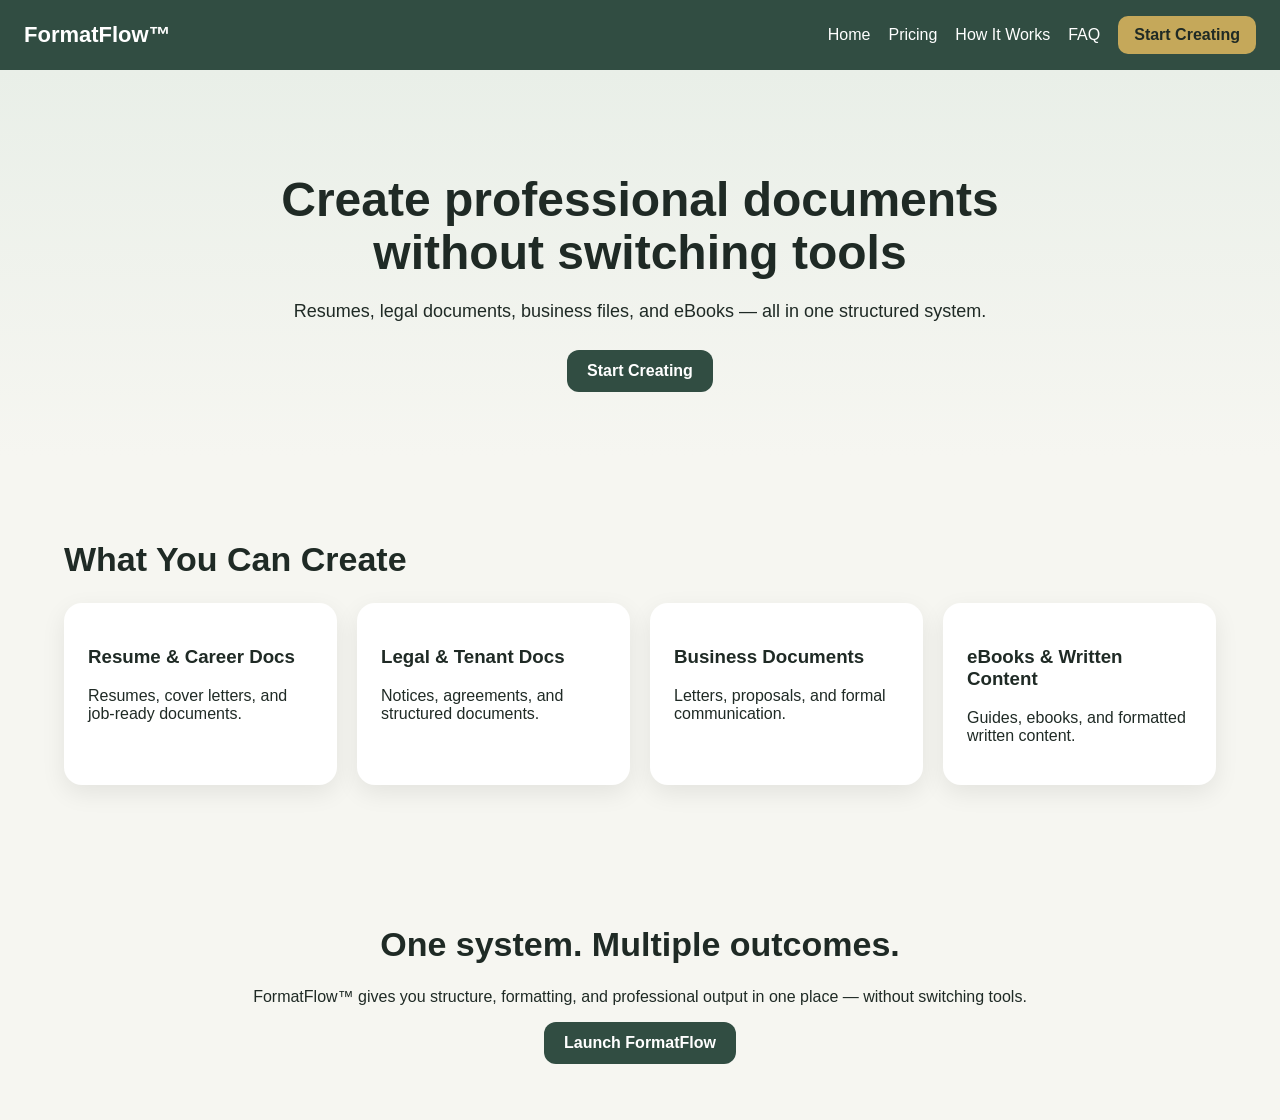
<file: index.html>
<!DOCTYPE html>
<html lang="en">
<head>
  <meta charset="UTF-8" />
  <meta name="viewport" content="width=device-width, initial-scale=1.0"/>
  <title>FormatFlow™</title>

  <link rel="stylesheet" href="assets/css/styles.css" />
</head>

<body>

<nav class="site-nav">
  <div class="brand">FormatFlow™</div>

<div class="nav-links">
  <a href="index.html">Home</a>
  <a href="pricing.html">Pricing</a>
  <a href="how-it-works.html">How It Works</a>
  <a href="how-it-works.html#faq">FAQ</a>
  <a href="app.html" class="cta-link">Start Creating</a>
</div>
</nav>

<section class="hero">
  <div class="hero-inner">
    <h1>Create professional documents without switching tools</h1>

    <p>
      Resumes, legal documents, business files, and eBooks —
      all in one structured system.
    </p>

    <div class="hero-actions">
      <a href="app.html" class="btn-primary">Start Creating</a>
    </div>
  </div>
</section>

<section class="section">
  <h2>What You Can Create</h2>

  <div class="card-grid">
    <div class="card">
      <h3>Resume & Career Docs</h3>
      <p>Resumes, cover letters, and job-ready documents.</p>
    </div>

    <div class="card">
      <h3>Legal & Tenant Docs</h3>
      <p>Notices, agreements, and structured documents.</p>
    </div>

    <div class="card">
      <h3>Business Documents</h3>
      <p>Letters, proposals, and formal communication.</p>
    </div>

    <div class="card">
      <h3>eBooks & Written Content</h3>
      <p>Guides, ebooks, and formatted written content.</p>
    </div>
  </div>
</section>

<section class="section highlight">
  <h2>One system. Multiple outcomes.</h2>

  <p>
    FormatFlow™ gives you structure, formatting, and professional output
    in one place — without switching tools.
  </p>

  <a href="app.html" class="btn-primary">Launch FormatFlow</a>
</section>

</body>
</html>
</file>
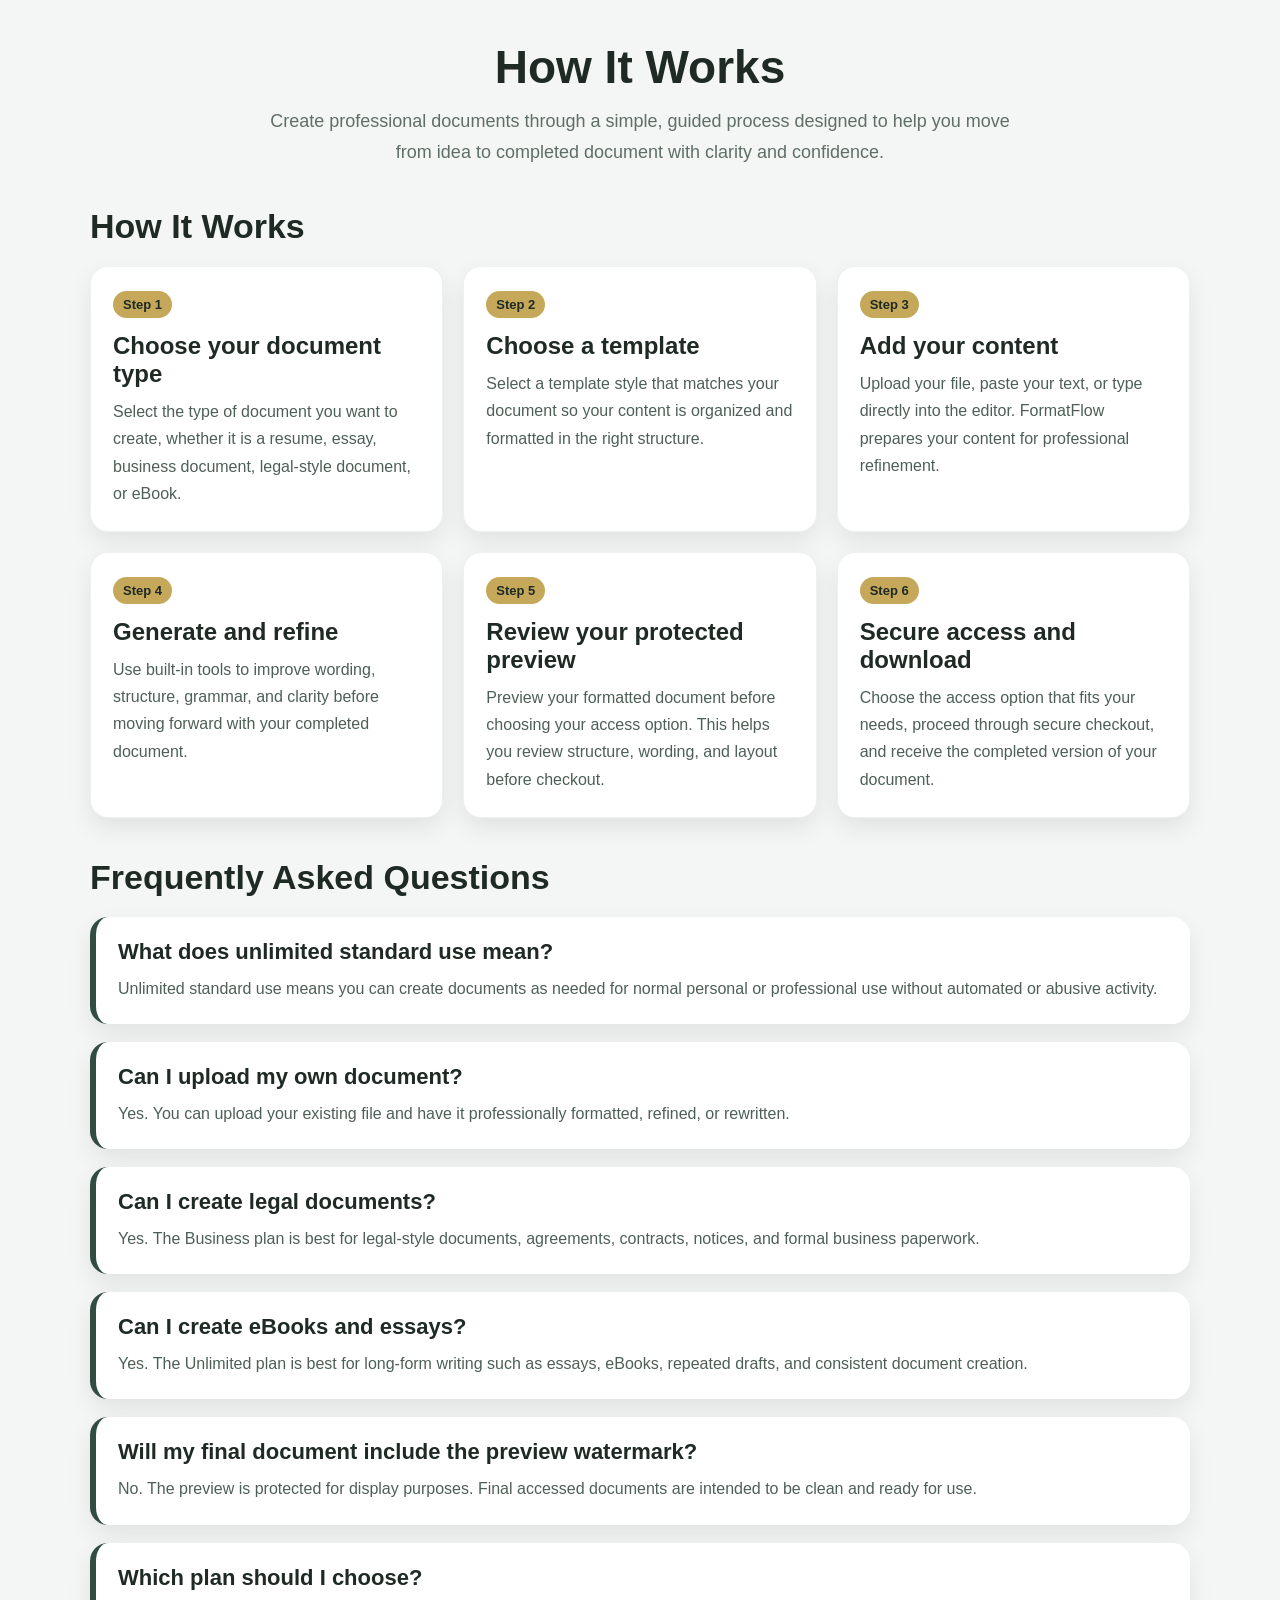
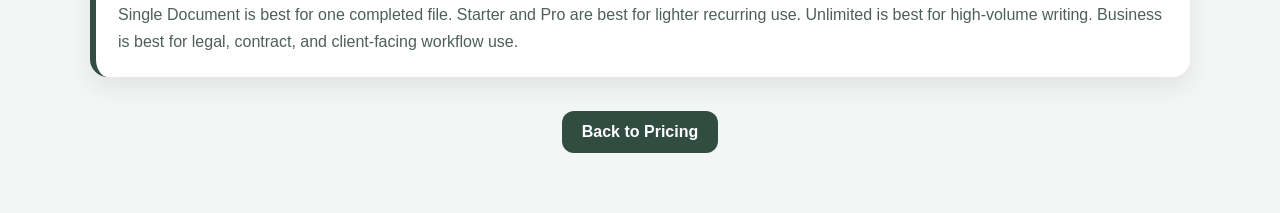
<file: how-it-works.html>
<!DOCTYPE html>
<html lang="en">
<head>
  <meta charset="UTF-8">
  <meta name="viewport" content="width=device-width, initial-scale=1.0">
  <title>How It Works | FormatFlow</title>

  <style>
    body {
      margin: 0;
      font-family: Arial, sans-serif;
      background: #f4f6f5;
      color: #1f2a25;
    }

    .how-shell {
      max-width: 1100px;
      margin: 0 auto;
      padding: 40px 20px 60px;
    }

    .hero {
      text-align: center;
      margin-bottom: 36px;
    }

    .hero h1 {
      margin: 0 0 12px;
      font-size: 46px;
      color: #1f2a25;
    }

    .hero p {
      margin: 0 auto;
      max-width: 760px;
      font-size: 18px;
      line-height: 1.7;
      color: #5f6f66;
    }

    .section-title {
      font-size: 34px;
      margin: 40px 0 20px;
      color: #1f2a25;
    }

    .card-grid {
      display: grid;
      grid-template-columns: repeat(auto-fit, minmax(300px, 1fr));
      gap: 20px;
    }

    .info-card {
      background: #ffffff;
      border-radius: 18px;
      padding: 24px 22px;
      box-shadow: 0 10px 25px rgba(0, 0, 0, 0.08);
      border: 1px solid rgba(49, 77, 66, 0.08);
    }

    .step-number {
      display: inline-block;
      background: #c5a85a;
      color: #1f2a25;
      font-weight: bold;
      font-size: 13px;
      padding: 6px 10px;
      border-radius: 999px;
      margin-bottom: 14px;
    }

    .info-card h3 {
      margin: 0 0 10px;
      font-size: 24px;
      color: #1f2a25;
    }

    .info-card p {
      margin: 0;
      font-size: 16px;
      line-height: 1.7;
      color: #4e5f57;
    }

    .faq-list {
      display: grid;
      gap: 18px;
    }

    .faq-card {
      background: #ffffff;
      border-radius: 18px;
      padding: 22px 22px;
      box-shadow: 0 10px 25px rgba(0, 0, 0, 0.08);
      border-left: 6px solid #314d42;
    }

    .faq-card h3 {
      margin: 0 0 10px;
      font-size: 22px;
      color: #1f2a25;
    }

    .faq-card p {
      margin: 0;
      font-size: 16px;
      line-height: 1.7;
      color: #4e5f57;
    }

    .back-row {
      text-align: center;
      margin-top: 34px;
    }

    .back-link {
      display: inline-block;
      background: #314d42;
      color: #ffffff;
      text-decoration: none;
      padding: 12px 20px;
      border-radius: 12px;
      font-weight: bold;
    }

    @media (max-width: 768px) {
      .hero h1 {
        font-size: 36px;
      }

      .section-title {
        font-size: 28px;
      }

      .info-card h3,
      .faq-card h3 {
        font-size: 20px;
      }
    }
  </style>
</head>
<body>

  <div class="how-shell">

    <div class="hero">
      <h1>How It Works</h1>
      <p>Create professional documents through a simple, guided process designed to help you move from idea to completed document with clarity and confidence.</p>
    </div>

    <h2 class="section-title">How It Works</h2>

    <div class="card-grid">

      <div class="info-card">
        <div class="step-number">Step 1</div>
        <h3>Choose your document type</h3>
        <p>Select the type of document you want to create, whether it is a resume, essay, business document, legal-style document, or eBook.</p>
      </div>

      <div class="info-card">
        <div class="step-number">Step 2</div>
        <h3>Choose a template</h3>
        <p>Select a template style that matches your document so your content is organized and formatted in the right structure.</p>
      </div>

      <div class="info-card">
        <div class="step-number">Step 3</div>
        <h3>Add your content</h3>
        <p>Upload your file, paste your text, or type directly into the editor. FormatFlow prepares your content for professional refinement.</p>
      </div>

      <div class="info-card">
        <div class="step-number">Step 4</div>
        <h3>Generate and refine</h3>
        <p>Use built-in tools to improve wording, structure, grammar, and clarity before moving forward with your completed document.</p>
      </div>

      <div class="info-card">
        <div class="step-number">Step 5</div>
        <h3>Review your protected preview</h3>
        <p>Preview your formatted document before choosing your access option. This helps you review structure, wording, and layout before checkout.</p>
      </div>

      <div class="info-card">
        <div class="step-number">Step 6</div>
        <h3>Secure access and download</h3>
        <p>Choose the access option that fits your needs, proceed through secure checkout, and receive the completed version of your document.</p>
      </div>

    </div>

    <h2 class="section-title" id="faq">Frequently Asked Questions</h2>

    <div class="faq-list">

      <div class="faq-card">
        <h3>What does unlimited standard use mean?</h3>
        <p>Unlimited standard use means you can create documents as needed for normal personal or professional use without automated or abusive activity.</p>
      </div>

      <div class="faq-card">
        <h3>Can I upload my own document?</h3>
        <p>Yes. You can upload your existing file and have it professionally formatted, refined, or rewritten.</p>
      </div>

      <div class="faq-card">
        <h3>Can I create legal documents?</h3>
        <p>Yes. The Business plan is best for legal-style documents, agreements, contracts, notices, and formal business paperwork.</p>
      </div>

      <div class="faq-card">
        <h3>Can I create eBooks and essays?</h3>
        <p>Yes. The Unlimited plan is best for long-form writing such as essays, eBooks, repeated drafts, and consistent document creation.</p>
      </div>

      <div class="faq-card">
        <h3>Will my final document include the preview watermark?</h3>
        <p>No. The preview is protected for display purposes. Final accessed documents are intended to be clean and ready for use.</p>
      </div>

      <div class="faq-card">
        <h3>Which plan should I choose?</h3>
        <p>Single Document is best for one completed file. Starter and Pro are best for lighter recurring use. Unlimited is best for high-volume writing. Business is best for legal, contract, and client-facing workflow use.</p>
      </div>

    </div>

    <div class="back-row">
      <a href="pricing.html" class="back-link">Back to Pricing</a>
    </div>

  </div>

</body>
</html>
</file>
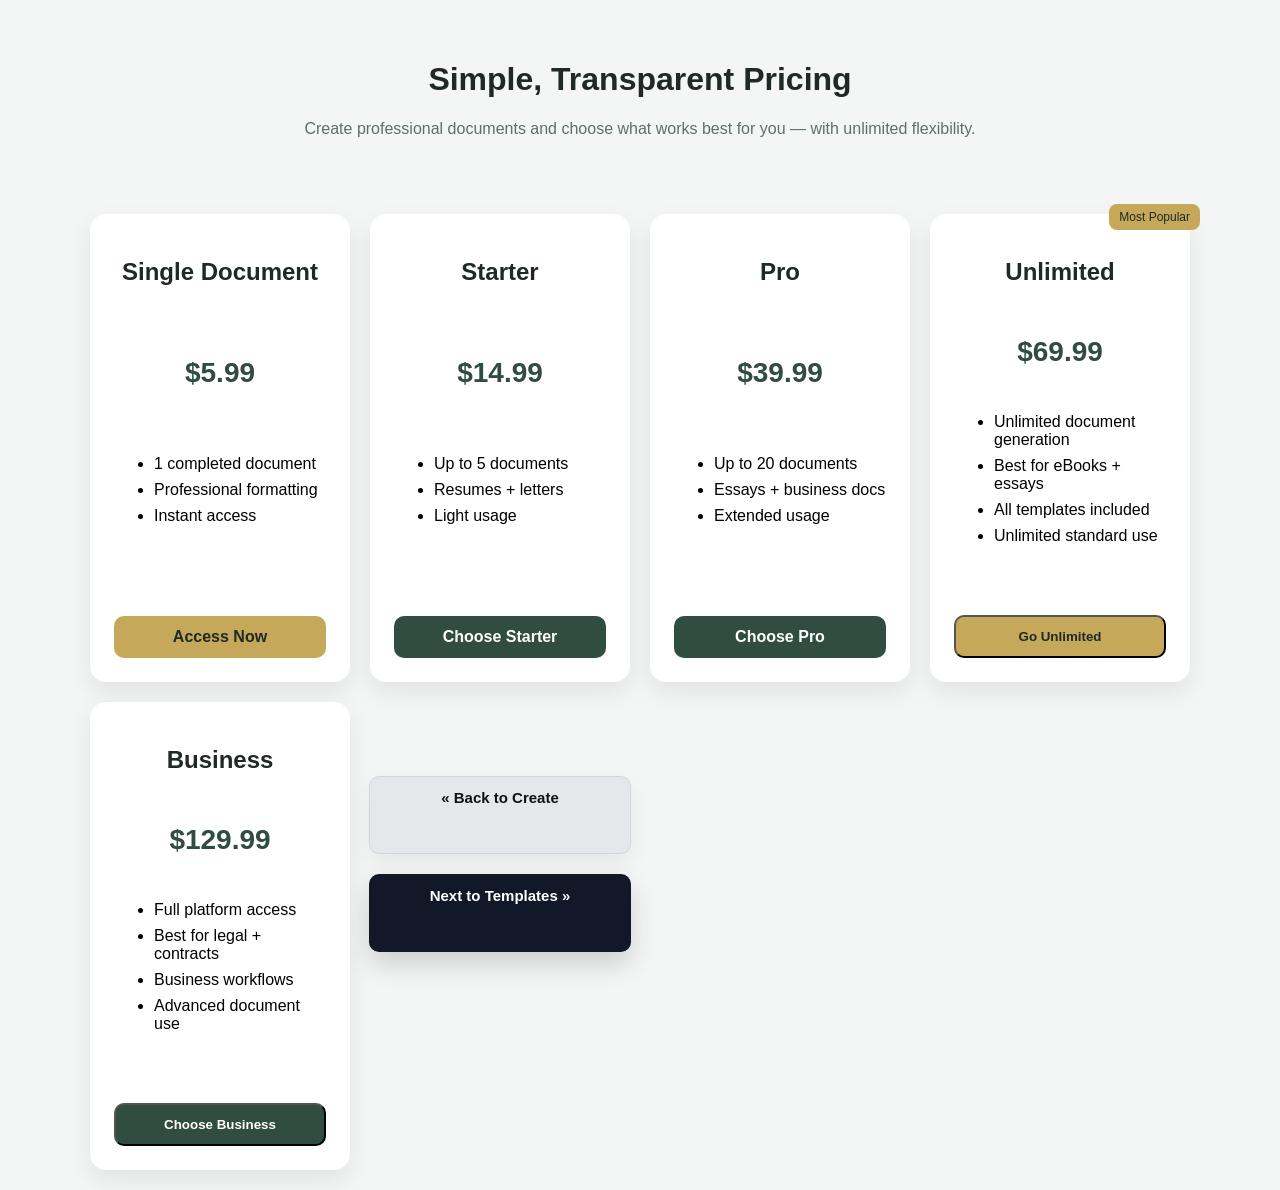
<file: pricing.html>
<!DOCTYPE html>
<html lang="en">
<head>
<meta charset="UTF-8">
<meta name="viewport" content="width=device-width, initial-scale=1.0">
<title>FormatFlow Pricing</title>
<link rel="stylesheet" href="assets/css/app.css">
  
<style>
body {
  font-family: Arial, sans-serif;
  background: #f4f6f5;
  margin: 0;
}

/* HEADER */
.header {
  text-align: center;
  padding: 40px 20px;
}
.header h1 {
  color: #1f2a25;
}
.header p {
  color: #5f6f66;
}

/* PRICING */
.pricing-container {
  display: grid;
  grid-template-columns: repeat(auto-fit, minmax(260px, 1fr));
  gap: 20px;
  padding: 20px;
  max-width: 1100px;
  margin: auto;
}

.card {
  background: #fff;
  border-radius: 16px;
  padding: 24px;
  box-shadow: 0 10px 25px rgba(0,0,0,0.08);
  text-align: center;
  position: relative;
  min-height: 420px;
  display: flex;
  flex-direction: column;
  justify-content: space-between;
}

.card h2 {
  color: #1f2a25;
}

.price {
  font-size: 28px;
  color: #314d42;
  font-weight: bold;
}

.tag {
  position: absolute;
  top: -10px;
  right: -10px;
  background: #c5a85a;
  color: #1f2a25;
  padding: 6px 10px;
  border-radius: 8px;
  font-size: 12px;
}

.features {
  text-align: left;
  margin-top: 15px;
}

.features li {
  margin-bottom: 8px;
}

.btn {
  display: inline-block;
  margin-top: 15px;
  padding: 12px 16px;
  border-radius: 10px;
  text-decoration: none;
  font-weight: bold;
}

.primary {
  background: #c5a85a;
  color: #1f2a25;
}

.secondary {
  background: #314d42;
  color: white;
}
  .pricing-page-nav {
  display: flex;
  justify-content: center;
  align-items: center;
  gap: 16px;
  flex-wrap: wrap;
  margin: 40px auto 20px;
  padding: 0 20px;
}

.pricing-nav-btn {
  min-width: 220px;
  min-height: 52px;
  padding: 0 22px;
  border-radius: 12px;
  text-decoration: none;
  font-size: 15px;
  font-weight: 700;
  display: inline-flex;
  align-items: center;
  justify-content: center;
  transition: transform 0.18s ease, box-shadow 0.18s ease, opacity 0.18s ease;
}

.pricing-nav-btn:hover {
  transform: translateY(-1px);
}

.pricing-nav-back {
  background: #f3f4f6;
  color: #111827;
  border: 1px solid rgba(0,0,0,0.08);
  box-shadow: 0 10px 22px rgba(0,0,0,0.06);
}

.pricing-nav-next {
  background: #111827;
  color: #ffffff;
  border: 1px solid transparent;
  box-shadow: 0 12px 26px rgba(0,0,0,0.16);
}
.pricing-page-nav {
  display: flex !important;
  justify-content: center;
  gap: 20px;
  margin: 40px 0;
}

.pricing-nav-btn {
  display: inline-block !important;
  padding: 12px 20px;
  border-radius: 10px;
  text-decoration: none;
  font-weight: 600;
}

.pricing-nav-back {
  background: #e5e7eb;
  color: #111;
}

.pricing-nav-next {
  background: #111827;
  color: #fff;
}

/* FAQ */
.faq {
  max-width: 900px;
  margin: 50px auto;
  padding: 20px;
}

.faq h2 {
  text-align: center;
}

.faq-item {
  margin-bottom: 20px;
}

.faq-item h4 {
  margin-bottom: 5px;
}

/* TEMPLATE LIBRARY */
.templates {
  max-width: 1000px;
  margin: 50px auto;
  padding: 20px;
}

.templates h2 {
  text-align: center;
}

.template-grid {
  display: grid;
  grid-template-columns: repeat(auto-fit, minmax(220px,1fr));
  gap: 15px;
}

.template-card {
  background: white;
  padding: 15px;
  border-radius: 12px;
  text-align: center;
}
.back-row {
  text-align: center;
  margin: 34px 0 10px;
}

.back-link {
  display: inline-block;
  background: #314d42;
  color: #ffffff;
  text-decoration: none;
  padding: 12px 20px;
  border-radius: 12px;
  font-weight: bold;
}
</style>

</head>

<body>

<div class="header">
<h1>Simple, Transparent Pricing</h1>
<p>Create professional documents and choose what works best for you — with unlimited flexibility.</p>
</div>

<div class="pricing-container">

<!-- SINGLE -->
<div class="card">
<h2>Single Document</h2>
<div class="price">$5.99</div>
<ul class="features">
<li>1 completed document</li>
<li>Professional formatting</li>
<li>Instant access</li>
</ul>
<a href="https://buy.stripe.com/6oU6oG0B5dZ7dZq9wZ3ks05" class="btn primary">Access Now</a>
</div>

<!-- STARTER -->
<div class="card">
<h2>Starter</h2>
<div class="price">$14.99</div>
<ul class="features">
<li>Up to 5 documents</li>
<li>Resumes + letters</li>
<li>Light usage</li>
</ul>
<a href="https://buy.stripe.com/eVqfZgerV08h1cE38B3ks08" class="btn secondary">Choose Starter</a>
</div>

<!-- PRO -->
<div class="card">
<h2>Pro</h2>
<div class="price">$39.99</div>
<ul class="features">
<li>Up to 20 documents</li>
<li>Essays + business docs</li>
<li>Extended usage</li>
</ul>
<a href="https://buy.stripe.com/dRmfZgerV4ox5sU5gJ3ks07" class="btn secondary">Choose Pro</a>
</div>

<!-- UNLIMITED -->
<div class="card">
<div class="tag">Most Popular</div>
<h2>Unlimited</h2>
<div class="price">$69.99</div>
<ul class="features">
<li>Unlimited document generation</li>
<li>Best for eBooks + essays</li>
<li>All templates included</li>
<li>Unlimited standard use</li>
</ul>
<button class="btn primary" onclick="openUnlimitedModal()">Go Unlimited</button>
</div>

<!-- BUSINESS -->
<div class="card">
<h2>Business</h2>
<div class="price">$129.99</div>
<ul class="features">
<li>Full platform access</li>
<li>Best for legal + contracts</li>
<li>Business workflows</li>
<li>Advanced document use</li>
</ul>
<button class="btn secondary" onclick="openBusinessModal()">Choose Business</button>
</div>






<div class="back-row">
  <div class="pricing-page-nav">
  <a href="app.html" class="pricing-nav-btn pricing-nav-back">&laquo; Back to Create</a>
  <a href="templates.html" class="pricing-nav-btn pricing-nav-next">Next to Templates &raquo;</a>
</div>
 
</div>

  <div id="unlimitedModal" class="modal">
  <div class="modal-content">

    <h2>🎉 Your Document System is Ready</h2>

    <p>Your formatted documents are ready for secure, full-access use through the Unlimited Plan.</p>

    <p><strong>Unlimited Plan – $69.99/month</strong></p>

    <ul>
      <li>Unlimited document generation</li>
      <li>Full access to standard document categories</li>
      <li>Full access to all templates</li>
      <li>Access to Template Library</li>
      <li>Best for eBooks, essays, resumes, and content creation</li>
      <li>High-volume document creation</li>
      <li>Upload and rewrite tools</li>
      <li>Designed for consistent personal and professional use</li>
    </ul>

    <p>This plan is ideal for creators, writers, students, and professionals who need flexibility and frequent document generation.</p>

    <a href="https://buy.stripe.com/bJeaEWdnR3kt1cE10t3ks06" class="btn primary">Continue to Secure Checkout</a>

    <button class="btn secondary" onclick="closeUnlimitedModal()">Close</button>

  </div>
</div>
<div id="businessModal" class="modal">
  <div class="modal-content">

    <h2>🎉 Your Document System is Ready</h2>

    <p>Your formatted documents are ready for secure, full-access use through the Business Plan.</p>

    <p><strong>Business Plan – $129.99/month</strong></p>

    <ul>
      <li>Unlimited document generation</li>
      <li>Full access to all document categories</li>
      <li>Full access to all templates</li>
      <li>Access to Template Library</li>
      <li>Legal-style documents</li>
      <li>Contracts and agreements</li>
      <li>Business proposals, letters, notices, and formal statements</li>
      <li>Upload and rewrite tools</li>
      <li>Premium document workflow use</li>
      <li>Designed for repeated professional and client-facing use</li>
    </ul>

    <p>This plan is built for entrepreneurs, business owners, and professionals who require consistent, high-level document creation.</p>

    <a href="https://buy.stripe.com/3cIfZgdnR6wF5sU24x3ks04" class="btn primary">Continue to Secure Checkout</a>

    <button class="btn secondary" onclick="closeModal()">Close</button>

  </div>
</div>

 <script>
function openUnlimitedModal() {
  document.getElementById("unlimitedModal").style.display = "flex";
}

function closeUnlimitedModal() {
  document.getElementById("unlimitedModal").style.display = "none";
}

  
function openBusinessModal() {
  document.getElementById("businessModal").style.display = "flex";
}

function closeModal() {
  document.getElementById("businessModal").style.display = "none";
}
</script>
</body>
</html>
</file>
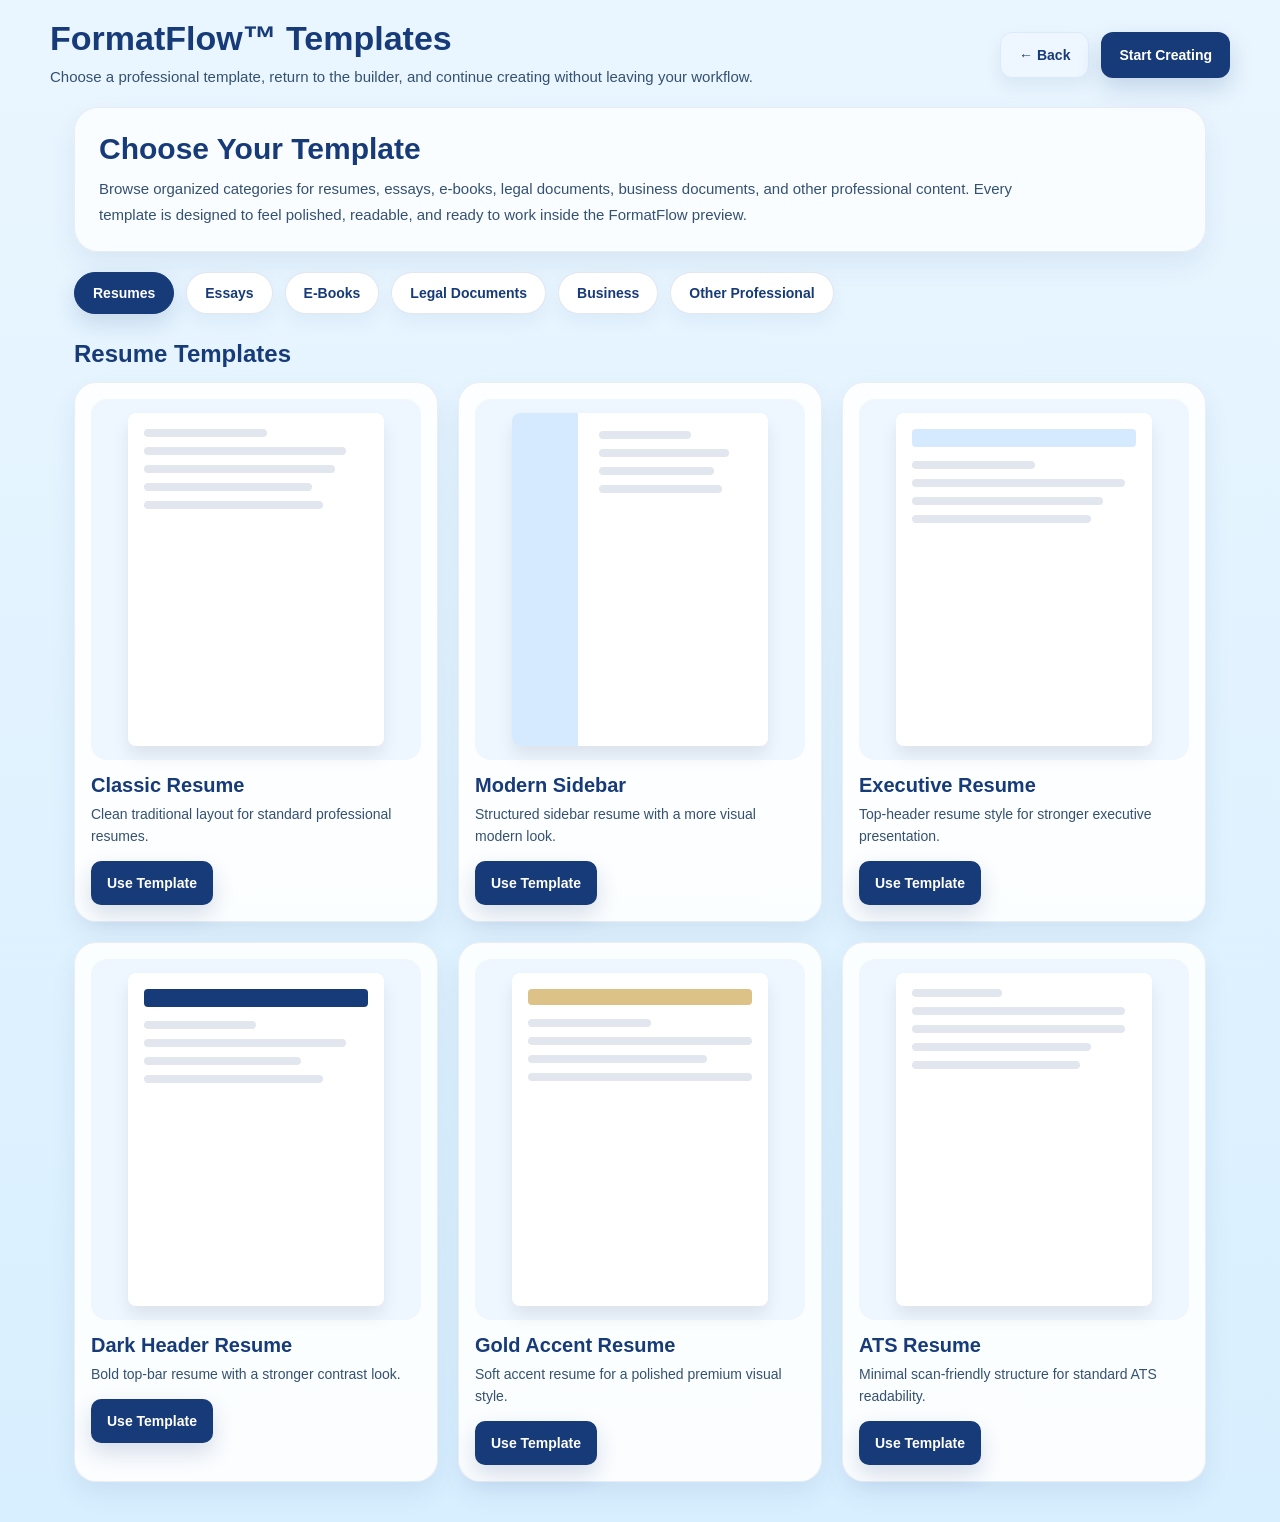
<file: templates.html>
<!DOCTYPE html>
<html lang="en">
<head>
  <meta charset="UTF-8" />
  <meta name="viewport" content="width=device-width, initial-scale=1.0"/>
  <title>FormatFlow™ Templates</title>

  <style>
    * {
      box-sizing: border-box;
    }

    body {
      margin: 0;
      font-family: Arial, sans-serif;
      background: linear-gradient(180deg, #eaf6ff 0%, #d8efff 100%);
      color: #173b79;
      padding: 0;
    }

    .topbar {
      background: transparent;
      padding: 20px 24px 10px;
    }

    .topbar-inner {
      max-width: 1180px;
      margin: 0 auto;
      display: flex;
      align-items: center;
      justify-content: space-between;
      gap: 14px;
      flex-wrap: wrap;
    }

    .brand-wrap h1 {
      margin: 0;
      font-size: 34px;
      line-height: 1.1;
      color: #173b79;
    }

    .brand-wrap p {
      margin: 8px 0 0;
      color: #355171;
      font-size: 15px;
      line-height: 1.6;
      max-width: 760px;
    }

    .topbar-actions {
      display: flex;
      gap: 12px;
      flex-wrap: wrap;
    }

    .top-btn {
      display: inline-flex;
      align-items: center;
      justify-content: center;
      min-height: 46px;
      padding: 0 18px;
      border-radius: 12px;
      text-decoration: none;
      font-weight: 700;
      font-size: 14px;
      transition: transform 0.18s ease, box-shadow 0.18s ease, opacity 0.18s ease;
    }

    .top-btn:hover {
      transform: translateY(-1px);
    }

    .top-btn.back {
      background: #eef6ff;
      color: #173b79;
      border: 1px solid #dbeafe;
      box-shadow: 0 8px 18px rgba(23,59,121,0.08);
    }

    .top-btn.start {
      background: #173b79;
      color: #ffffff;
      box-shadow: 0 10px 24px rgba(23,59,121,0.18);
    }

    .page-wrap {
      max-width: 1180px;
      margin: 0 auto;
      padding: 8px 24px 40px;
    }

    .hero {
      background: rgba(255,255,255,0.78);
      border: 1px solid rgba(23,59,121,0.08);
      box-shadow: 0 12px 28px rgba(23,59,121,0.08);
      border-radius: 24px;
      padding: 24px;
      margin-bottom: 20px;
    }

    .hero h2 {
      margin: 0 0 10px;
      font-size: 30px;
      color: #173b79;
    }

    .hero p {
      margin: 0;
      color: #355171;
      line-height: 1.7;
      font-size: 15px;
      max-width: 920px;
    }

    .category-bar {
      display: flex;
      flex-wrap: wrap;
      gap: 12px;
      margin: 0 0 22px;
    }

    .category-btn {
      border: 1px solid rgba(23,59,121,0.12);
      background: #ffffff;
      color: #173b79;
      border-radius: 999px;
      padding: 12px 18px;
      font-size: 14px;
      font-weight: 700;
      cursor: pointer;
      box-shadow: 0 8px 18px rgba(23,59,121,0.05);
      transition: transform 0.18s ease, box-shadow 0.18s ease, background 0.18s ease, color 0.18s ease;
    }

    .category-btn:hover {
      transform: translateY(-1px);
    }

    .category-btn.active {
      background: #173b79;
      color: #ffffff;
      border-color: #173b79;
      box-shadow: 0 10px 22px rgba(23,59,121,0.15);
    }

    .section-title {
      margin: 26px 0 14px;
      font-size: 24px;
      color: #173b79;
      display: none;
    }

    .template-grid {
      display: grid;
      grid-template-columns: repeat(3, minmax(0, 1fr));
      gap: 20px;
    }

    .template-card {
      background: rgba(255,255,255,0.88);
      border: 1px solid rgba(23,59,121,0.08);
      border-radius: 22px;
      padding: 16px;
      box-shadow: 0 12px 26px rgba(23,59,121,0.08);
      display: flex;
      flex-direction: column;
      gap: 14px;
    }

    .preview-sheet {
      border-radius: 16px;
      background: #eef6ff;
      padding: 14px;
      min-height: 210px;
      display: flex;
      align-items: center;
      justify-content: center;
    }

    .sheet-inner {
      width: 85%;
      aspect-ratio: 8.5 / 11;
      background: #ffffff;
      border-radius: 8px;
      box-shadow: 0 10px 18px rgba(0,0,0,0.08);
      overflow: hidden;
      padding: 16px;
      position: relative;
    }

    .mini-line {
      height: 8px;
      border-radius: 999px;
      background: rgba(23,59,121,0.12);
      margin-bottom: 10px;
    }

    .w-30 { width: 30%; }
    .w-40 { width: 40%; }
    .w-50 { width: 50%; }
    .w-55 { width: 55%; }
    .w-60 { width: 60%; }
    .w-65 { width: 65%; }
    .w-70 { width: 70%; }
    .w-75 { width: 75%; }
    .w-80 { width: 80%; }
    .w-85 { width: 85%; }
    .w-90 { width: 90%; }
    .w-95 { width: 95%; }

    .sidebar-left {
      position: absolute;
      top: 0;
      left: 0;
      width: 26%;
      height: 100%;
      background: #d6eaff;
    }

    .header-strip {
      width: 100%;
      height: 18px;
      background: #d6eaff;
      border-radius: 4px;
      margin-bottom: 14px;
    }

    .dark-strip {
      width: 100%;
      height: 18px;
      background: #173b79;
      border-radius: 4px;
      margin-bottom: 14px;
    }

    .gold-strip {
      width: 100%;
      height: 16px;
      background: #dcc286;
      border-radius: 4px;
      margin-bottom: 14px;
    }

    .legal-box {
      border: 1px solid rgba(23,59,121,0.12);
      border-radius: 8px;
      padding: 12px;
      height: 100%;
    }

    .template-meta h3 {
      margin: 0 0 6px;
      font-size: 20px;
      color: #173b79;
    }

    .template-meta p {
      margin: 0 0 14px;
      font-size: 14px;
      line-height: 1.6;
      color: #355171;
    }

    .use-btn {
      display: inline-flex;
      align-items: center;
      justify-content: center;
      min-height: 44px;
      padding: 0 16px;
      border-radius: 10px;
      text-decoration: none;
      font-weight: 700;
      font-size: 14px;
      background: #173b79;
      color: #ffffff;
      box-shadow: 0 10px 22px rgba(23,59,121,0.16);
    }

    .hidden-section {
      display: none;
    }

    @media (max-width: 980px) {
      .template-grid {
        grid-template-columns: repeat(2, minmax(0, 1fr));
      }
    }

    @media (max-width: 768px) {
      .topbar {
        padding: 18px 16px 8px;
      }

      .page-wrap {
        padding: 8px 16px 32px;
      }

      .brand-wrap h1 {
        font-size: 28px;
      }

      .hero h2 {
        font-size: 24px;
      }

      .template-grid {
        grid-template-columns: 1fr;
      }

      .topbar-actions {
        width: 100%;
      }

      .top-btn {
        width: 100%;
      }

      .category-bar {
        gap: 10px;
      }

      .category-btn {
        width: 100%;
      }
    }
  </style>
</head>
<body>

  <div class="topbar">
    <div class="topbar-inner">
      <div class="brand-wrap">
        <h1>FormatFlow™ Templates</h1>
        <p>
          Choose a professional template, return to the builder, and continue creating without leaving your workflow.
        </p>
      </div>

      <div class="topbar-actions">
        <a href="app.html" class="top-btn back">← Back</a>
        <a href="app.html" class="top-btn start">Start Creating</a>
      </div>
    </div>
  </div>

  <div class="page-wrap">
    <section class="hero">
      <h2>Choose Your Template</h2>
      <p>
        Browse organized categories for resumes, essays, e-books, legal documents, business documents, and other professional content. Every template is designed to feel polished, readable, and ready to work inside the FormatFlow preview.
      </p>
    </section>

    <section class="category-bar">
      <button class="category-btn active" type="button" data-target="resumes">Resumes</button>
      <button class="category-btn" type="button" data-target="essays">Essays</button>
      <button class="category-btn" type="button" data-target="ebooks">E-Books</button>
      <button class="category-btn" type="button" data-target="legal">Legal Documents</button>
      <button class="category-btn" type="button" data-target="business">Business</button>
      <button class="category-btn" type="button" data-target="other">Other Professional</button>
    </section>

    <!-- RESUMES -->
    <h3 class="section-title" data-title="resumes" style="display:block;">Resume Templates</h3>
    <section class="template-grid" data-section="resumes">
      <div class="template-card">
        <div class="preview-sheet">
          <div class="sheet-inner">
            <div class="mini-line w-55"></div>
            <div class="mini-line w-90"></div>
            <div class="mini-line w-85"></div>
            <div class="mini-line w-75"></div>
            <div class="mini-line w-80"></div>
          </div>
        </div>
        <div class="template-meta">
          <h3>Classic Resume</h3>
          <p>Clean traditional layout for standard professional resumes.</p>
          <a href="app.html?template=resume-classic" class="use-btn">Use Template</a>
        </div>
      </div>

      <div class="template-card">
        <div class="preview-sheet">
          <div class="sheet-inner">
            <div class="sidebar-left"></div>
            <div style="position:absolute; top:18px; left:34%; right:16px;">
              <div class="mini-line w-60"></div>
              <div class="mini-line w-85"></div>
              <div class="mini-line w-75"></div>
              <div class="mini-line w-80"></div>
            </div>
          </div>
        </div>
        <div class="template-meta">
          <h3>Modern Sidebar</h3>
          <p>Structured sidebar resume with a more visual modern look.</p>
          <a href="app.html?template=resume-modern" class="use-btn">Use Template</a>
        </div>
      </div>

      <div class="template-card">
        <div class="preview-sheet">
          <div class="sheet-inner">
            <div class="header-strip"></div>
            <div class="mini-line w-55"></div>
            <div class="mini-line w-95"></div>
            <div class="mini-line w-85"></div>
            <div class="mini-line w-80"></div>
          </div>
        </div>
        <div class="template-meta">
          <h3>Executive Resume</h3>
          <p>Top-header resume style for stronger executive presentation.</p>
          <a href="app.html?template=resume-modern" class="use-btn">Use Template</a>
        </div>
      </div>

      <div class="template-card">
        <div class="preview-sheet">
          <div class="sheet-inner">
            <div class="dark-strip"></div>
            <div class="mini-line w-50"></div>
            <div class="mini-line w-90"></div>
            <div class="mini-line w-70"></div>
            <div class="mini-line w-80"></div>
          </div>
        </div>
        <div class="template-meta">
          <h3>Dark Header Resume</h3>
          <p>Bold top-bar resume with a stronger contrast look.</p>
          <a href="app.html?template=resume-modern" class="use-btn">Use Template</a>
        </div>
      </div>

      <div class="template-card">
        <div class="preview-sheet">
          <div class="sheet-inner">
            <div class="gold-strip"></div>
            <div class="mini-line w-55"></div>
            <div class="mini-line w-88"></div>
            <div class="mini-line w-80"></div>
            <div class="mini-line w-72"></div>
          </div>
        </div>
        <div class="template-meta">
          <h3>Gold Accent Resume</h3>
          <p>Soft accent resume for a polished premium visual style.</p>
          <a href="app.html?template=resume-classic" class="use-btn">Use Template</a>
        </div>
      </div>

      <div class="template-card">
        <div class="preview-sheet">
          <div class="sheet-inner">
            <div class="mini-line w-40"></div>
            <div class="mini-line w-95"></div>
            <div class="mini-line w-95"></div>
            <div class="mini-line w-80"></div>
            <div class="mini-line w-75"></div>
          </div>
        </div>
        <div class="template-meta">
          <h3>ATS Resume</h3>
          <p>Minimal scan-friendly structure for standard ATS readability.</p>
          <a href="app.html?template=resume-classic" class="use-btn">Use Template</a>
        </div>
      </div>
    </section>

    <!-- ESSAYS -->
    <h3 class="section-title hidden-section" data-title="essays">Essay Templates</h3>
    <section class="template-grid hidden-section" data-section="essays">
      <div class="template-card"><div class="preview-sheet"><div class="sheet-inner"><div class="mini-line w-40"></div><div class="mini-line w-95"></div><div class="mini-line w-95"></div><div class="mini-line w-90"></div><div class="mini-line w-85"></div></div></div><div class="template-meta"><h3>Essay Standard</h3><p>Simple academic essay structure with strong readability.</p><a href="app.html?template=essay-standard" class="use-btn">Use Template</a></div></div>
      <div class="template-card"><div class="preview-sheet"><div class="sheet-inner"><div class="header-strip"></div><div class="mini-line w-45"></div><div class="mini-line w-95"></div><div class="mini-line w-88"></div><div class="mini-line w-80"></div></div></div><div class="template-meta"><h3>Essay Blue Header</h3><p>Essay layout with a soft academic header strip.</p><a href="app.html?template=essay-standard" class="use-btn">Use Template</a></div></div>
      <div class="template-card"><div class="preview-sheet"><div class="sheet-inner"><div class="mini-line w-50"></div><div class="mini-line w-90"></div><div class="mini-line w-92"></div><div class="mini-line w-88"></div><div class="mini-line w-75"></div></div></div><div class="template-meta"><h3>Essay Clean Margin</h3><p>Open-margin essay format for balanced reading flow.</p><a href="app.html?template=essay-standard" class="use-btn">Use Template</a></div></div>
      <div class="template-card"><div class="preview-sheet"><div class="sheet-inner"><div class="gold-strip"></div><div class="mini-line w-40"></div><div class="mini-line w-95"></div><div class="mini-line w-82"></div><div class="mini-line w-78"></div></div></div><div class="template-meta"><h3>Essay Formal Accent</h3><p>Formal essay look with a subtle accent at the top.</p><a href="app.html?template=essay-standard" class="use-btn">Use Template</a></div></div>
      <div class="template-card"><div class="preview-sheet"><div class="sheet-inner"><div class="mini-line w-35"></div><div class="mini-line w-90"></div><div class="mini-line w-90"></div><div class="mini-line w-90"></div><div class="mini-line w-80"></div></div></div><div class="template-meta"><h3>Essay Research</h3><p>Structured essay layout for research and longer assignments.</p><a href="app.html?template=essay-standard" class="use-btn">Use Template</a></div></div>
      <div class="template-card"><div class="preview-sheet"><div class="sheet-inner"><div class="dark-strip"></div><div class="mini-line w-50"></div><div class="mini-line w-95"></div><div class="mini-line w-85"></div><div class="mini-line w-75"></div></div></div><div class="template-meta"><h3>Essay Strong Header</h3><p>Sharper essay layout with a stronger title presentation.</p><a href="app.html?template=essay-standard" class="use-btn">Use Template</a></div></div>
    </section>

    <!-- EBOOKS -->
    <h3 class="section-title hidden-section" data-title="ebooks">E-Book Templates</h3>
    <section class="template-grid hidden-section" data-section="ebooks">
      <div class="template-card"><div class="preview-sheet"><div class="sheet-inner"><div class="header-strip"></div><div class="mini-line w-65"></div><div class="mini-line w-90"></div><div class="mini-line w-85"></div><div class="mini-line w-80"></div></div></div><div class="template-meta"><h3>eBook Clean</h3><p>Structured long-form template for guides and e-books.</p><a href="app.html?template=ebook-clean" class="use-btn">Use Template</a></div></div>
      <div class="template-card"><div class="preview-sheet"><div class="sheet-inner"><div class="dark-strip"></div><div class="mini-line w-55"></div><div class="mini-line w-90"></div><div class="mini-line w-88"></div><div class="mini-line w-84"></div></div></div><div class="template-meta"><h3>eBook Bold Header</h3><p>Long-form e-book with stronger chapter presence.</p><a href="app.html?template=ebook-clean" class="use-btn">Use Template</a></div></div>
      <div class="template-card"><div class="preview-sheet"><div class="sheet-inner"><div class="gold-strip"></div><div class="mini-line w-58"></div><div class="mini-line w-92"></div><div class="mini-line w-85"></div><div class="mini-line w-78"></div></div></div><div class="template-meta"><h3>eBook Premium</h3><p>Soft premium accent template for cleaner digital reading.</p><a href="app.html?template=ebook-clean" class="use-btn">Use Template</a></div></div>
      <div class="template-card"><div class="preview-sheet"><div class="sheet-inner"><div class="mini-line w-60"></div><div class="mini-line w-95"></div><div class="mini-line w-90"></div><div class="mini-line w-90"></div><div class="mini-line w-82"></div></div></div><div class="template-meta"><h3>eBook Minimal</h3><p>Balanced minimal structure for straightforward digital books.</p><a href="app.html?template=ebook-clean" class="use-btn">Use Template</a></div></div>
      <div class="template-card"><div class="preview-sheet"><div class="sheet-inner"><div class="header-strip"></div><div class="mini-line w-50"></div><div class="mini-line w-88"></div><div class="mini-line w-85"></div><div class="mini-line w-75"></div></div></div><div class="template-meta"><h3>eBook Guide Format</h3><p>Guide-friendly structure for chapters and instructional content.</p><a href="app.html?template=ebook-clean" class="use-btn">Use Template</a></div></div>
      <div class="template-card"><div class="preview-sheet"><div class="sheet-inner"><div class="sidebar-left"></div><div style="position:absolute; top:18px; left:34%; right:16px;"><div class="mini-line w-60"></div><div class="mini-line w-85"></div><div class="mini-line w-80"></div><div class="mini-line w-72"></div></div></div></div><div class="template-meta"><h3>eBook Sidebar</h3><p>Visual long-form layout with a distinct structural sidebar.</p><a href="app.html?template=ebook-clean" class="use-btn">Use Template</a></div></div>
    </section>

    <!-- LEGAL -->
    <h3 class="section-title hidden-section" data-title="legal">Legal Document Templates</h3>
    <section class="template-grid hidden-section" data-section="legal">
      <div class="template-card"><div class="preview-sheet"><div class="sheet-inner"><div class="legal-box"><div class="mini-line w-55"></div><div class="mini-line w-90"></div><div class="mini-line w-88"></div><div class="mini-line w-80"></div></div></div></div><div class="template-meta"><h3>Legal Standard</h3><p>Balanced standard layout for formal legal-style documents.</p><a href="app.html?template=legal-standard" class="use-btn">Use Template</a></div></div>
      <div class="template-card"><div class="preview-sheet"><div class="sheet-inner"><div class="gold-strip"></div><div class="mini-line w-60"></div><div class="mini-line w-90"></div><div class="mini-line w-86"></div><div class="mini-line w-80"></div></div></div><div class="template-meta"><h3>Lease Agreement</h3><p>Formal lease-style layout for property-related documents.</p><a href="app.html?template=lease-agreement" class="use-btn">Use Template</a></div></div>
      <div class="template-card"><div class="preview-sheet"><div class="sheet-inner"><div class="dark-strip"></div><div class="mini-line w-55"></div><div class="mini-line w-92"></div><div class="mini-line w-82"></div><div class="mini-line w-76"></div></div></div><div class="template-meta"><h3>Notice Format</h3><p>Clear notice structure for landlord-tenant and formal alerts.</p><a href="app.html?template=legal-standard" class="use-btn">Use Template</a></div></div>
      <div class="template-card"><div class="preview-sheet"><div class="sheet-inner"><div class="mini-line w-50"></div><div class="mini-line w-95"></div><div class="mini-line w-90"></div><div class="mini-line w-86"></div><div class="mini-line w-82"></div></div></div><div class="template-meta"><h3>Agreement Clean</h3><p>Professional agreement layout with organized formal spacing.</p><a href="app.html?template=lease-agreement" class="use-btn">Use Template</a></div></div>
      <div class="template-card"><div class="preview-sheet"><div class="sheet-inner"><div class="header-strip"></div><div class="mini-line w-60"></div><div class="mini-line w-90"></div><div class="mini-line w-85"></div><div class="mini-line w-78"></div></div></div><div class="template-meta"><h3>Formal Petition</h3><p>Structured legal-style petition or request format.</p><a href="app.html?template=legal-standard" class="use-btn">Use Template</a></div></div>
      <div class="template-card"><div class="preview-sheet"><div class="sheet-inner"><div class="legal-box"><div class="mini-line w-40"></div><div class="mini-line w-92"></div><div class="mini-line w-92"></div><div class="mini-line w-85"></div></div></div></div><div class="template-meta"><h3>Legal Letter</h3><p>Refined letter format for legal-style communication.</p><a href="app.html?template=legal-standard" class="use-btn">Use Template</a></div></div>
    </section>

    <!-- BUSINESS -->
    <h3 class="section-title hidden-section" data-title="business">Business Templates</h3>
    <section class="template-grid hidden-section" data-section="business">
      <div class="template-card"><div class="preview-sheet"><div class="sheet-inner"><div class="header-strip"></div><div class="mini-line w-60"></div><div class="mini-line w-90"></div><div class="mini-line w-86"></div><div class="mini-line w-80"></div></div></div><div class="template-meta"><h3>Business Formal</h3><p>Classic business layout for proposals and communication.</p><a href="app.html?template=business-formal" class="use-btn">Use Template</a></div></div>
      <div class="template-card"><div class="preview-sheet"><div class="sheet-inner"><div class="dark-strip"></div><div class="mini-line w-55"></div><div class="mini-line w-92"></div><div class="mini-line w-84"></div><div class="mini-line w-78"></div></div></div><div class="template-meta"><h3>Business Proposal</h3><p>Proposal-style business structure for offers and services.</p><a href="app.html?template=business-proposal" class="use-btn">Use Template</a></div></div>
      <div class="template-card"><div class="preview-sheet"><div class="sheet-inner"><div class="gold-strip"></div><div class="mini-line w-58"></div><div class="mini-line w-88"></div><div class="mini-line w-84"></div><div class="mini-line w-78"></div></div></div><div class="template-meta"><h3>Business Premium</h3><p>Premium-looking business page with soft accenting.</p><a href="app.html?template=business-formal" class="use-btn">Use Template</a></div></div>
      <div class="template-card"><div class="preview-sheet"><div class="sheet-inner"><div class="mini-line w-45"></div><div class="mini-line w-90"></div><div class="mini-line w-95"></div><div class="mini-line w-84"></div><div class="mini-line w-78"></div></div></div><div class="template-meta"><h3>Business Letter</h3><p>Standard business letter layout for formal communication.</p><a href="app.html?template=business-formal" class="use-btn">Use Template</a></div></div>
      <div class="template-card"><div class="preview-sheet"><div class="sheet-inner"><div class="sidebar-left"></div><div style="position:absolute; top:18px; left:34%; right:16px;"><div class="mini-line w-60"></div><div class="mini-line w-85"></div><div class="mini-line w-80"></div><div class="mini-line w-72"></div></div></div></div><div class="template-meta"><h3>Business Sidebar</h3><p>Modern business layout with a stronger visual frame.</p><a href="app.html?template=business-formal" class="use-btn">Use Template</a></div></div>
      <div class="template-card"><div class="preview-sheet"><div class="sheet-inner"><div class="header-strip"></div><div class="mini-line w-50"></div><div class="mini-line w-95"></div><div class="mini-line w-88"></div><div class="mini-line w-80"></div></div></div><div class="template-meta"><h3>Scope & Terms</h3><p>Clean structured format for scope, deliverables, and terms.</p><a href="app.html?template=business-proposal" class="use-btn">Use Template</a></div></div>
    </section>

    <!-- OTHER -->
    <h3 class="section-title hidden-section" data-title="other">Other Professional Templates</h3>
    <section class="template-grid hidden-section" data-section="other">
      <div class="template-card"><div class="preview-sheet"><div class="sheet-inner"><div class="mini-line w-55"></div><div class="mini-line w-90"></div><div class="mini-line w-86"></div><div class="mini-line w-80"></div><div class="mini-line w-72"></div></div></div><div class="template-meta"><h3>General Professional</h3><p>Versatile standard structure for formal professional writing.</p><a href="app.html?template=general-professional" class="use-btn">Use Template</a></div></div>
      <div class="template-card"><div class="preview-sheet"><div class="sheet-inner"><div class="header-strip"></div><div class="mini-line w-50"></div><div class="mini-line w-92"></div><div class="mini-line w-84"></div><div class="mini-line w-78"></div></div></div><div class="template-meta"><h3>Formal Request</h3><p>Clean request document template for general professional use.</p><a href="app.html?template=general-professional" class="use-btn">Use Template</a></div></div>
      <div class="template-card"><div class="preview-sheet"><div class="sheet-inner"><div class="dark-strip"></div><div class="mini-line w-55"></div><div class="mini-line w-90"></div><div class="mini-line w-85"></div><div class="mini-line w-76"></div></div></div><div class="template-meta"><h3>Statement Format</h3><p>Strong statement structure for formal responses and declarations.</p><a href="app.html?template=general-professional" class="use-btn">Use Template</a></div></div>
      <div class="template-card"><div class="preview-sheet"><div class="sheet-inner"><div class="gold-strip"></div><div class="mini-line w-52"></div><div class="mini-line w-88"></div><div class="mini-line w-82"></div><div class="mini-line w-76"></div></div></div><div class="template-meta"><h3>Reference Letter</h3><p>Professional reference-style format with a refined top section.</p><a href="app.html?template=general-professional" class="use-btn">Use Template</a></div></div>
      <div class="template-card"><div class="preview-sheet"><div class="sheet-inner"><div class="mini-line w-45"></div><div class="mini-line w-95"></div><div class="mini-line w-88"></div><div class="mini-line w-84"></div><div class="mini-line w-80"></div></div></div><div class="template-meta"><h3>Complaint Letter</h3><p>Structured complaint format for general professional matters.</p><a href="app.html?template=general-professional" class="use-btn">Use Template</a></div></div>
      <div class="template-card"><div class="preview-sheet"><div class="sheet-inner"><div class="sidebar-left"></div><div style="position:absolute; top:18px; left:34%; right:16px;"><div class="mini-line w-55"></div><div class="mini-line w-85"></div><div class="mini-line w-80"></div><div class="mini-line w-72"></div></div></div></div><div class="template-meta"><h3>Professional Memo</h3><p>Memo-style page for internal or formal professional communication.</p><a href="app.html?template=general-professional" class="use-btn">Use Template</a></div></div>
    </section>
  </div>

  <script>
    const categoryButtons = document.querySelectorAll(".category-btn");
    const sections = document.querySelectorAll("[data-section]");
    const titles = document.querySelectorAll("[data-title]");

    categoryButtons.forEach((btn) => {
      btn.addEventListener("click", function () {
        const target = this.getAttribute("data-target");

        categoryButtons.forEach((item) => item.classList.remove("active"));
        this.classList.add("active");

        sections.forEach((section) => {
          if (section.getAttribute("data-section") === target) {
            section.classList.remove("hidden-section");
          } else {
            section.classList.add("hidden-section");
          }
        });

        titles.forEach((title) => {
          if (title.getAttribute("data-title") === target) {
            title.style.display = "block";
          } else {
            title.style.display = "none";
          }
        });
      });
    });
  </script>
</body>
</html>
</file>
<file: assets/css/styles.css>
* {
  box-sizing: border-box;
}

body {
  margin: 0;
  font-family: Arial, Helvetica, sans-serif;
  background: #f6f6f1;
  color: #1f2a25;
}

.site-nav {
  display: flex;
  justify-content: space-between;
  align-items: center;
  padding: 16px 24px;
  background: #314d42;
  color: #fff;
}

.brand {
  font-size: 22px;
  font-weight: 700;
}

.nav-links {
  display: flex;
  gap: 18px;
  flex-wrap: wrap;
  align-items: center;
}

.nav-links a {
  color: #fff;
  text-decoration: none;
}

.cta-link {
  padding: 10px 16px;
  background: #c5a85a;
  color: #1f2a25 !important;
  border-radius: 10px;
  font-weight: 700;
}

.hero {
  padding: 64px 24px;
  background: linear-gradient(180deg, #e9efe8 0%, #f6f6f1 100%);
}

.hero-inner {
  max-width: 900px;
  margin: 0 auto;
  text-align: center;
}

.hero h1 {
  font-size: 48px;
  line-height: 1.1;
  margin-bottom: 16px;
}

.hero p {
  font-size: 18px;
  line-height: 1.6;
  margin-bottom: 24px;
}

.hero-actions {
  display: flex;
  justify-content: center;
  gap: 14px;
  flex-wrap: wrap;
}

.btn-primary,
.btn-secondary {
  display: inline-block;
  text-decoration: none;
  padding: 12px 20px;
  border-radius: 12px;
  font-weight: 700;
}

.btn-primary {
  background: #314d42;
  color: #fff;
}

.btn-secondary {
  background: #c5a85a;
  color: #1f2a25;
}

.section {
  max-width: 1200px;
  margin: 0 auto;
  padding: 56px 24px;
}

.section h2 {
  font-size: 34px;
  margin-bottom: 24px;
}

.card-grid {
  display: grid;
  grid-template-columns: repeat(4, 1fr);
  gap: 20px;
}

.card {
  background: #fff;
  border-radius: 18px;
  padding: 24px;
  box-shadow: 0 8px 24px rgba(0, 0, 0, 0.08);
}

.highlight {
  text-align: center;
}

.app-container {
  display: grid;
  grid-template-columns: 1fr 1fr;
  gap: 24px;
  padding: 24px;
}

.input-panel,
.preview-panel {
  background: #fff;
  border-radius: 18px;
  padding: 24px;
}

textarea,
select {
  width: 100%;
  padding: 12px;
  margin-top: 8px;
  border: 1px solid #d7ddd8;
  border-radius: 10px;
}

textarea {
  min-height: 220px;
}

.templates,
.actions,
.export {
  margin-top: 16px;
  display: flex;
  flex-wrap: wrap;
  gap: 10px;
}

.templates button,
.actions button,
.export button {
  padding: 10px 14px;
  margin: 0;
  background: #314d42;
  color: white;
  border: none;
  border-radius: 10px;
  cursor: pointer;
}

.page {
  background: white;
  min-height: 600px;
  position: relative;
  padding: 20px;
  border: 1px solid #d7ddd8;
  border-radius: 12px;
}

.preview-content {
  white-space: pre-wrap;
  line-height: 1.6;
}

.watermark {
  position: absolute;
  bottom: 10px;
  right: 10px;
  opacity: 0.2;
  font-weight: 700;
}

.template1 {
  font-family: Arial, Helvetica, sans-serif;
}

.template2 {
  font-family: Georgia, serif;
}

.template3 {
  font-family: "Trebuchet MS", sans-serif;
}

@media (max-width: 900px) {
  .card-grid,
  .app-container {
    grid-template-columns: 1fr;
  }

  .hero h1 {
    font-size: 34px;
  }
}
</file>
<file: assets/css/app.css>
/* ===== APP-ONLY LAYOUT ===== */

.app-shell {
  display: grid;
  grid-template-columns: 1fr 1.2fr;
  gap: 24px;
  padding: 24px;
}

.workspace-panel {
  background: #ffffff;
  border-radius: 18px;
  padding: 24px;
}

.panel-block {
  margin-bottom: 20px;
}

.panel-block h1 {
  margin-bottom: 10px;
}

.panel-intro {
  color: #5a6a62;
  font-size: 14px;
}

.helper-text {
  font-size: 12px;
  color: #7a8781;
  margin-top: 6px;
}

.tool-grid {
  display: flex;
  flex-wrap: wrap;
  gap: 10px;
  margin-top: 10px;
}

.tool-grid button {
  padding: 10px 14px;
  background: #314d42;
  color: #fff;
  border: none;
  border-radius: 10px;
  cursor: pointer;
  flex: 1 1 auto;
}
.viewer-panel {
  display: flex;
  flex-direction: column;
}

.viewer-toolbar {
  display: flex;
  justify-content: space-between;
  align-items: center;
  margin-bottom: 10px;
}

.mode-pill {
  margin-left: 10px;
  font-size: 12px;
  background: #c5a85a;
  padding: 4px 8px;
  border-radius: 8px;
}

.viewer-controls {
  display: flex;
  gap: 6px;
  align-items: center;
}

.viewer-controls button {
  padding: 6px 10px;
  border: none;
  background: #314d42;
  color: white;
  border-radius: 6px;
  cursor: pointer;
}

.viewer-frame {
  background: #e9efe8;
  border-radius: 12px;
  padding: 12px;
  height: 600px;
  overflow: hidden;
}

.preview-viewport {
  width: 100%;
  height: 100%;
  overflow: auto;
  background: white;
  border-radius: 8px;
}

.document-page {
  min-height: 100%;
  padding: 20px;
  position: relative;
}

.viewer-note {
  font-size: 12px;
  margin-top: 10px;
  color: #6c7a73;
}
.generate-btn {
  width: 100%;
  padding: 14px 18px;
  background: #c5a85a;
  color: #1f2a25;
  border: none;
  border-radius: 12px;
  font-weight: 700;
  cursor: pointer;
}

.assistant-box {
  min-height: 90px;
  background: #f7f7f2;
  border: 1px solid #d7ddd8;
  border-radius: 12px;
  padding: 14px;
  color: #314d42;
  line-height: 1.6;
  font-size: 14px;
}
.clear-btn {
  width: 100%;
  padding: 14px 18px;
  background: #314d42;
  color: #ffffff;
  border: none;
  border-radius: 12px;
  font-weight: 700;
  cursor: pointer;
}
.watermark {
  position: absolute;
  inset: 0;
  z-index: 3;
  pointer-events: none;
  display: flex;
  align-items: center;
  justify-content: center;
  font-size: 48px;
  font-weight: 900;
  color: rgba(0, 0, 0, 0.22);
  transform: rotate(-28deg);
  text-align: center;
  white-space: nowrap;
}
.viewer-panel {
  display: flex;
  flex-direction: column;
  min-width: 0;
}

.viewer-frame {
  background: #e9efe8;
  border-radius: 12px;
  padding: 12px;
  height: 600px;
  min-height: 600px;
  max-height: 600px;
  overflow: hidden;
  flex: 0 0 600px;
}

.preview-viewport {
  width: 100%;
  height: 100%;
  overflow: auto;
  background: white;
  border-radius: 8px;
}

.document-page {
  width: 8.5in;
  min-height: 11in;
  margin: 0 auto;
  padding: 20px;
  position: relative;
  overflow: hidden;
  box-sizing: border-box;
  background: #fff;
}

.preview-content {
  position: relative;
  z-index: 1;
  white-space: pre-wrap;
  line-height: 1.6;
}
.unlock-modal {
  position: fixed;
  inset: 0;
  background: rgba(15, 23, 20, 0.55);
  display: flex;
  align-items: center;
  justify-content: center;
  padding: 20px;
  z-index: 9999;
}

.unlock-modal.hidden {
  display: none;
}

.unlock-card {
  width: 100%;
  max-width: 460px;
  background: #ffffff;
  border-radius: 18px;
  padding: 28px 24px;
  position: relative;
  box-shadow: 0 18px 50px rgba(0, 0, 0, 0.18);
  text-align: center;
}

.unlock-close {
  position: absolute;
  top: 12px;
  right: 12px;
  border: none;
  background: transparent;
  font-size: 24px;
  cursor: pointer;
  color: #314d42;
}

.unlock-icon {
  font-size: 34px;
  margin-bottom: 8px;
}

.unlock-card h3 {
  margin: 0 0 10px;
  color: #1f2a25;
}

.unlock-card p {
  margin: 0 0 16px;
  color: #4e5f57;
  line-height: 1.6;
}

.unlock-actions {
  display: flex;
  gap: 12px;
  justify-content: center;
  flex-wrap: wrap;
  margin-bottom: 12px;
}

.unlock-primary,
.unlock-secondary {
  text-decoration: none;
  padding: 12px 18px;
  border-radius: 12px;
  font-weight: 700;
}

.unlock-primary {
  background: #c5a85a;
  color: #1f2a25;
}

.unlock-secondary {
  background: #314d42;
  color: #ffffff;
}

.unlock-note {
  font-size: 12px;
  color: #6b7b73;
}
.unlock-icon {
  font-size: 36px;
  margin-bottom: 10px;
}
/* 🔒 PREVIEW PROTECTION */
.preview-content,
.document-page,
#preview {
  -webkit-user-select: none;
  -moz-user-select: none;
  user-select: none;
}

.modal {
  display: none;
  position: fixed;
  inset: 0;
  background: rgba(15, 23, 20, 0.55);
  align-items: center;
  justify-content: center;
  padding: 20px;
  z-index: 9999;
}

.modal-content {
  width: 100%;
  max-width: 640px;
  max-height: 85vh;
  overflow-y: auto;
  background: #ffffff;
  border-radius: 18px;
  padding: 28px 24px;
  box-shadow: 0 18px 50px rgba(0, 0, 0, 0.18);
}

.modal-content h2 {
  margin-top: 0;
  margin-bottom: 12px;
  color: #1f2a25;
}

.modal-content p {
  color: #4e5f57;
  line-height: 1.6;
}

.modal-content ul {
  margin: 18px 0;
  padding-left: 20px;
}

.modal-content li {
  margin-bottom: 8px;
}

.modal-content .btn {
  margin-right: 10px;
  margin-top: 10px;
}
nav {
  display: flex;
  justify-content: flex-end;
  gap: 20px;
  background: #0f2a3c;
  padding: 15px 30px;
}

nav a {
  color: white;
  text-decoration: none;
  font-weight: 500;
}

.start-btn {
  background: #f4b942;
  padding: 8px 16px;
  border-radius: 6px;
}
@media (max-width: 900px) {
  .app-shell {
    grid-template-columns: 1fr;
  }
}
</file>
